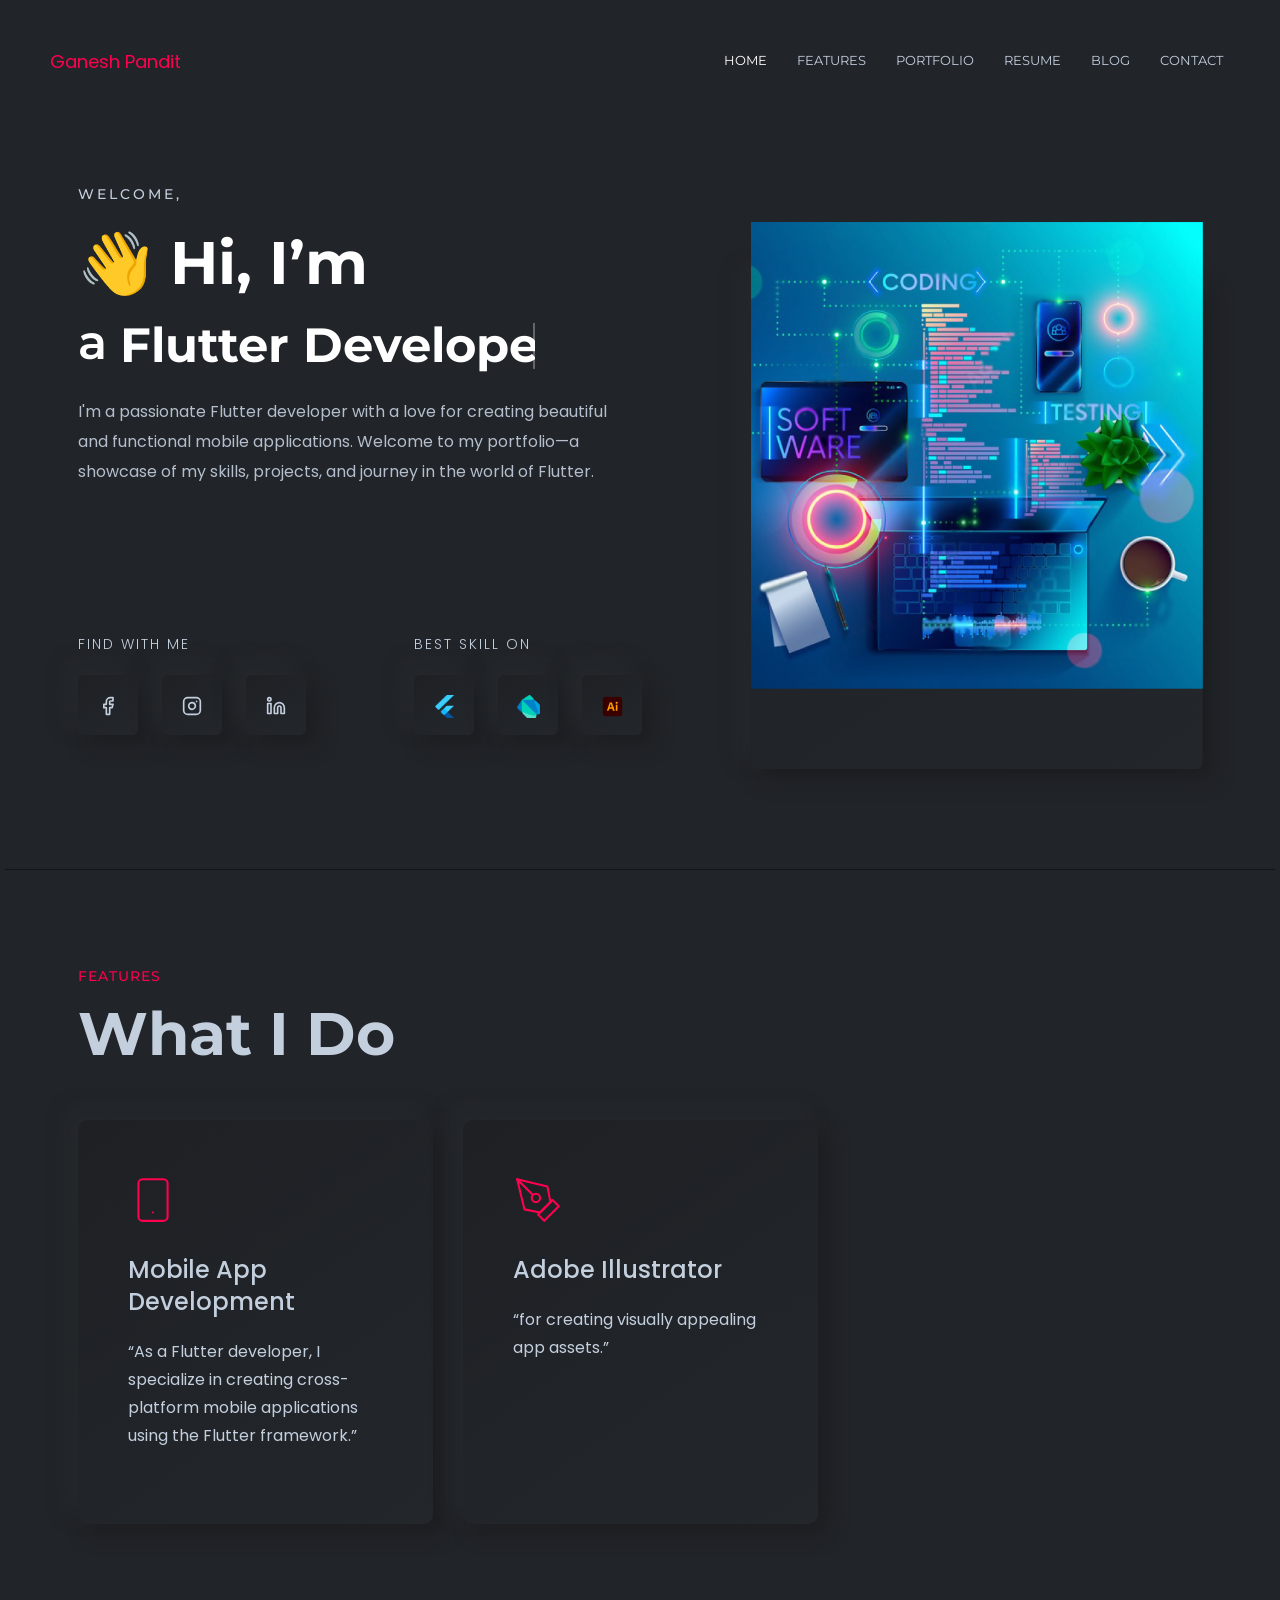
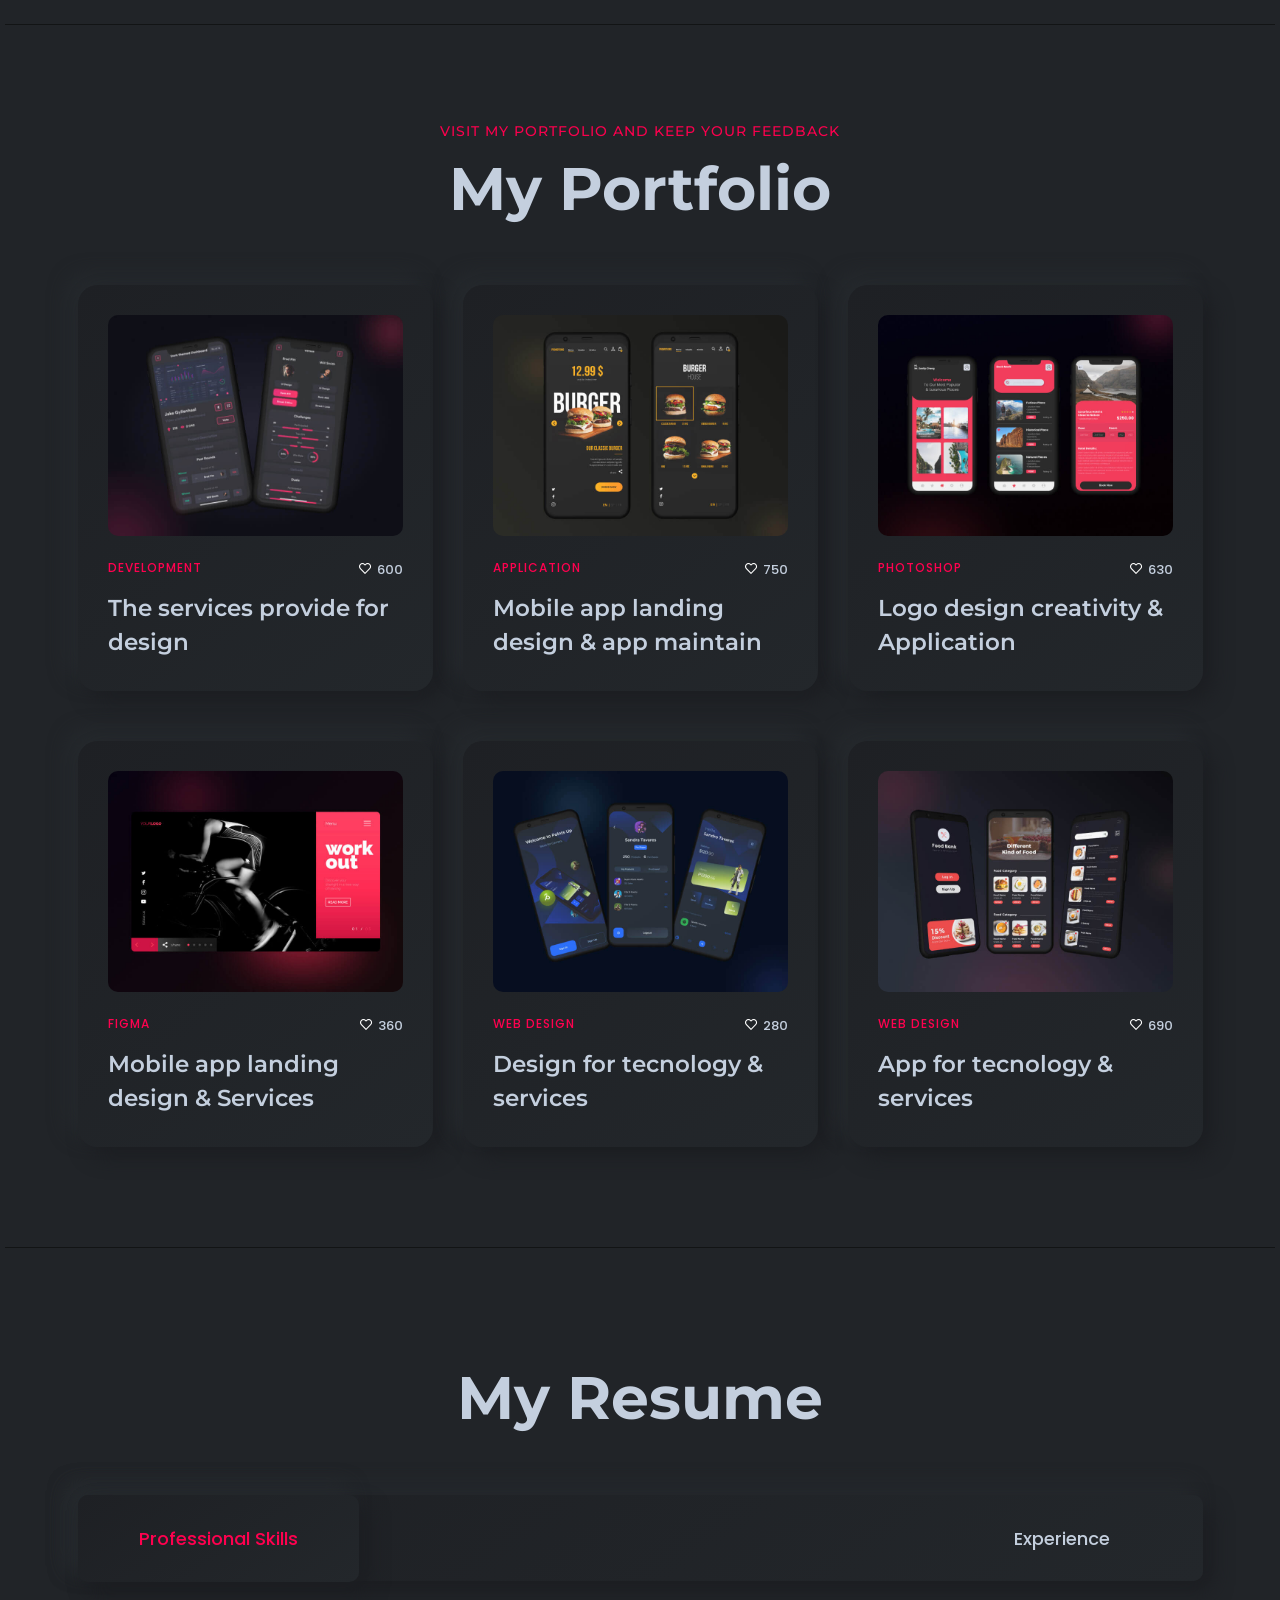
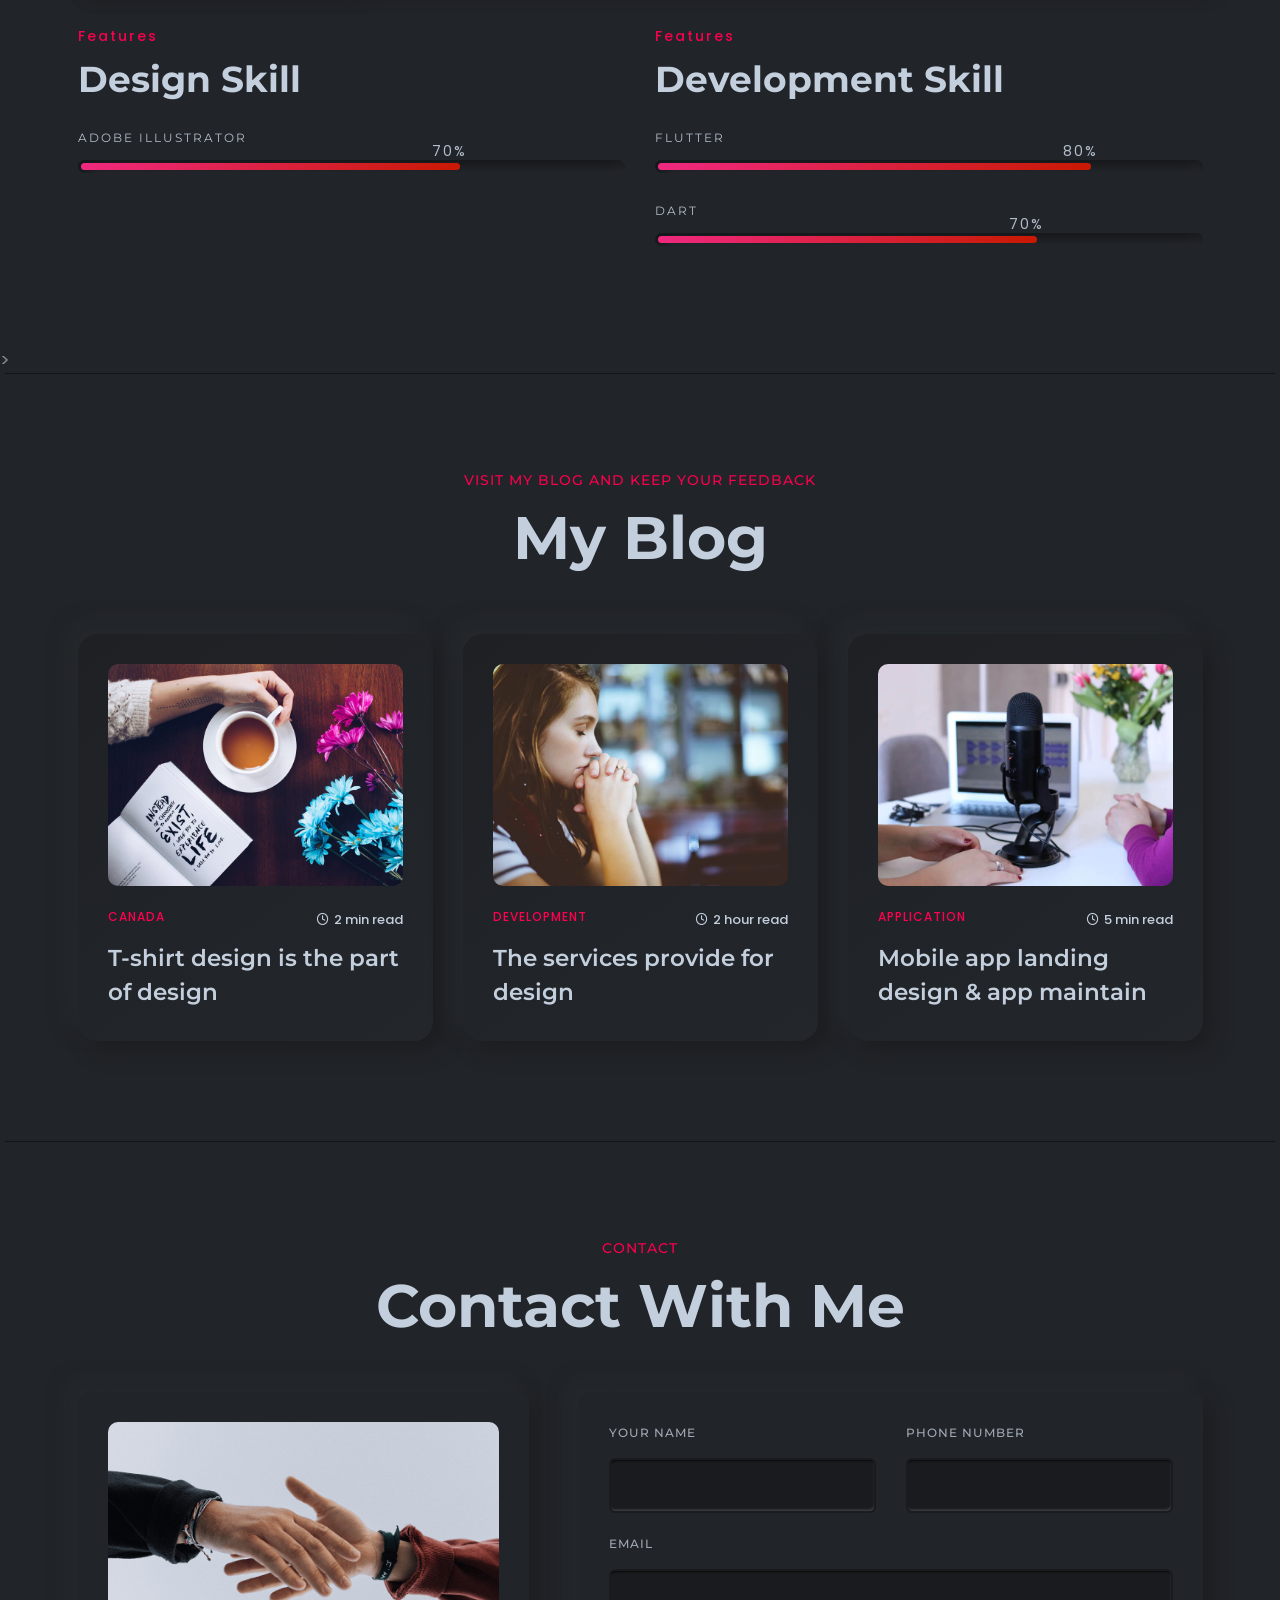
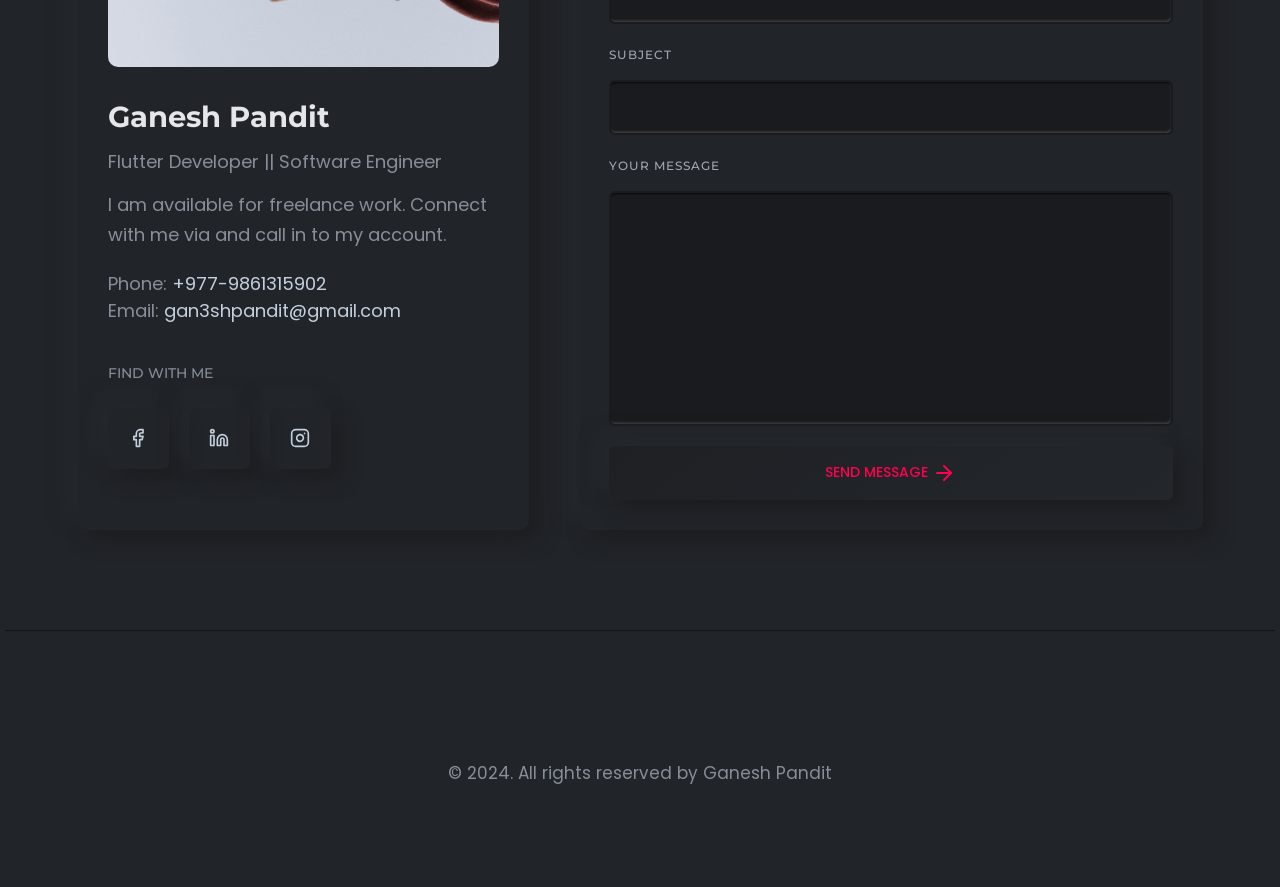
<file: index.html>
<!DOCTYPE html>
<html lang="en">
  <head>
    <meta charset="utf-8" />
    <meta http-equiv="x-ua-compatible" content="ie=edge" />
    <title>Ganesh Pandit</title>
    <meta name="robots" content="noindex, follow" />
    <meta name="description" content="" />
    <meta
      name="viewport"
      content="width=device-width, initial-scale=1, shrink-to-fit=no"
    />
    <!-- CSS 
    ============================================ -->
    <link rel="stylesheet" href="css/bootstrap.min.css" />
    <link rel="stylesheet" href="css/slick.css" />
    <link rel="stylesheet" href="css/slick-theme.css" />
    <link rel="stylesheet" href="css/aos.css" />
    <link rel="stylesheet" href="css/feature.css" />
    <!-- Style css -->
    <link rel="stylesheet" href="css/style.css" />
  </head>

  <body
    class="template-color-1 spybody"
    data-spy="scroll"
    data-target=".navbar-example2"
    data-offset="70"
  >
    <!-- Start Header -->
    <header
      class="rn-header haeder-default black-logo-version header--fixed header--sticky"
    >
      <div
        class="header-wrapper rn-popup-mobile-menu m--0 row align-items-center"
      >
        <!-- Start Header Left -->
        <div class="col-lg-2 col-6">
          <div class="header-left">
            <div class="logo">
              <a href="index.html">
                <a style="color: #ff014f; padding-left: 20px" href="index.html">
                  Ganesh Pandit</a
                >
              </a>
            </div>
          </div>
        </div>
        <!-- End Header Left -->
        <!-- Start Header Center -->
        <div class="col-lg-10 col-6">
          <div class="header-center">
            <nav
              id="sideNav"
              class="mainmenu-nav navbar-example2 d-none d-xl-block onepagenav"
            >
              <!-- Start Mainmanu Nav -->
              <ul class="primary-menu nav nav-pills">
                <li class="nav-item">
                  <a class="nav-link" href="#home">Home</a>
                </li>
                <li class="nav-item">
                  <a class="nav-link" href="#features">Features</a>
                </li>
                <li class="nav-item">
                  <a class="nav-link" href="#portfolio">Portfolio</a>
                </li>
                <li class="nav-item">
                  <a class="nav-link" href="#resume">Resume</a>
                </li>
                <li class="nav-item">
                  <a class="nav-link" href="#blog">blog</a>
                </li>
                <li class="nav-item">
                  <a class="nav-link" href="#contacts">Contact</a>
                </li>
              </ul>
              <!-- End Mainmanu Nav -->
            </nav>
            <!-- Start Header Right  -->
            <div class="header-right">
              <!-- <a class="rn-btn" target="_blank" href="#"><span>BUY NOW</span></a> -->
              <div class="hamberger-menu d-block d-xl-none">
                <i id="menuBtn" class="feather-menu humberger-menu"></i>
              </div>
              <div class="close-menu d-block">
                <span class="closeTrigger">
                  <i data-feather="x"></i>
                </span>
              </div>
            </div>
            <!-- End Header Right  -->
          </div>
        </div>
        <!-- End Header Center -->
      </div>
    </header>
    <!-- End Header Area -->

    <!-- Start Popup Mobile Menu  -->
    <div class="popup-mobile-menu">
      <div class="inner">
        <div class="menu-top">
          <div class="menu-header">
            <div class="close-button" style="padding-left: 15px">
              <button class="close-menu-activation close">
                <i data-feather="x"></i>
              </button>
            </div>
          </div>
        </div>
        <div class="content">
          <ul class="primary-menu nav nav-pills onepagenav">
            <li class="nav-item current">
              <a class="nav-link smoth-animation active" href="#home">Home</a>
            </li>
            <li class="nav-item">
              <a class="nav-link smoth-animation" href="#features">Features</a>
            </li>
            <li class="nav-item">
              <a class="nav-link smoth-animation" href="#portfolio"
                >Portfolio</a
              >
            </li>
            <li class="nav-item">
              <a class="nav-link smoth-animation" href="#resume">Resume</a>
            </li>
            <li class="nav-item">
              <a class="nav-link smoth-animation" href="#blog">blog</a>
            </li>
            <li class="nav-item">
              <a class="nav-link smoth-animation" href="#contacts">Contact</a>
            </li>
          </ul>
          <!-- social sharea area -->
          <div class="social-share-style-1 mt--40">
            <span class="title">find with me</span>
            <ul class="social-share d-flex liststyle">
              <li class="facebook">
                <a href="https://www.facebook.com/gunace09"
                  ><svg
                    xmlns="http://www.w3.org/2000/svg"
                    width="24"
                    height="24"
                    viewBox="0 0 24 24"
                    fill="none"
                    stroke="currentColor"
                    stroke-width="2"
                    stroke-linecap="round"
                    stroke-linejoin="round"
                    class="feather feather-facebook"
                  >
                    <path
                      d="M18 2h-3a5 5 0 0 0-5 5v3H7v4h3v8h4v-8h3l1-4h-4V7a1 1 0 0 1 1-1h3z"
                    ></path></svg
                ></a>
              </li>
              <li class="instagram">
                <a href="https://www.instagram.com/ganesh__pandit__"
                  ><svg
                    xmlns="http://www.w3.org/2000/svg"
                    width="24"
                    height="24"
                    viewBox="0 0 24 24"
                    fill="none"
                    stroke="currentColor"
                    stroke-width="2"
                    stroke-linecap="round"
                    stroke-linejoin="round"
                    class="feather feather-instagram"
                  >
                    <rect
                      x="2"
                      y="2"
                      width="20"
                      height="20"
                      rx="5"
                      ry="5"
                    ></rect>
                    <path
                      d="M16 11.37A4 4 0 1 1 12.63 8 4 4 0 0 1 16 11.37z"
                    ></path>
                    <line x1="17.5" y1="6.5" x2="17.51" y2="6.5"></line></svg
                ></a>
              </li>
              <li class="linkedin">
                <a href="https://www.linkedin.com/in/ganesh-pandit-aa0bb92a6/"
                  ><svg
                    xmlns="http://www.w3.org/2000/svg"
                    width="24"
                    height="24"
                    viewBox="0 0 24 24"
                    fill="none"
                    stroke="currentColor"
                    stroke-width="2"
                    stroke-linecap="round"
                    stroke-linejoin="round"
                    class="feather feather-linkedin"
                  >
                    <path
                      d="M16 8a6 6 0 0 1 6 6v7h-4v-7a2 2 0 0 0-2-2 2 2 0 0 0-2 2v7h-4v-7a6 6 0 0 1 6-6z"
                    ></path>
                    <rect x="2" y="9" width="4" height="12"></rect>
                    <circle cx="4" cy="4" r="2"></circle></svg
                ></a>
              </li>
            </ul>
          </div>
          <!-- end -->
        </div>
      </div>
    </div>
    <!-- End Popup Mobile Menu  -->

    <main class="main-page-wrapper">
      <!-- Start Slider Area -->
      <div id="home" class="rn-slider-area">
        <div class="slide slider-style-1">
          <div class="container">
            <div class="row row--30 align-items-center">
              <div
                class="order-2 order-lg-1 col-lg-7 mt_md--50 mt_sm--50 mt_lg--30"
              >
                <div class="content">
                  <div class="inner">
                    <span class="subtitle">Welcome,</span>
                    <h1 class="title">
                      👋 Hi, I’m <br />
                      <span class="header-caption" id="page-top">
                        <!-- type headline start-->
                        <span class="cd-headline clip is-full-width">
                          <span>a </span>
                          <!-- ROTATING TEXT -->
                          <span class="cd-words-wrapper">
                            <b class="is-visible">Flutter Developer.</b>
                            <b class="is-hidden">Professional Coder.</b>
                            <b class="is-hidden">Mobile App Developer.</b>
                          </span>
                        </span>
                        <!-- type headline end -->
                      </span>
                    </h1>

                    <div>
                      <p class="description">
                        I'm a passionate Flutter developer with a love for
                        creating beautiful and functional mobile applications.
                        Welcome to my portfolio—a showcase of my skills,
                        projects, and journey in the world of Flutter.
                      </p>
                    </div>
                  </div>
                  <div class="row">
                    <div class="col-lg-6 col-xl-6 col-md-6 col-sm-6 col-12">
                      <div class="social-share-inner-left">
                        <span class="title">find with me</span>
                        <ul class="social-share d-flex liststyle">
                          <li class="facebook">
                            <a href="https://www.facebook.com/gunace09"
                              ><i data-feather="facebook"></i
                            ></a>
                          </li>
                          <li class="instagram">
                            <a href="https://www.instagram.com/ganesh__pandit__"
                              ><i data-feather="instagram"></i
                            ></a>
                          </li>
                          <li class="linkedin">
                            <a
                              href="https://www.linkedin.com/in/ganesh-pandit-aa0bb92a6/"
                              ><i data-feather="linkedin"></i
                            ></a>
                          </li>
                        </ul>
                      </div>
                    </div>
                    <div
                      class="col-lg-6 col-xl-6 col-md-6 col-sm-6 col-12 mt_mobile--30"
                    >
                      <div class="skill-share-inner">
                        <span class="title">best skill on</span>
                        <ul class="skill-share d-flex liststyle">
                          <li>
                            <img
                              src="images/flutter-icon.png"
                              alt="Icons Images"
                            />
                          </li>
                          <li>
                            <img
                              src="images/Dart_logo.png"
                              alt="Icons Images"
                            />
                          </li>
                          <li>
                            <img
                              src="images/illustrator_logo.png"
                              alt="Icons Images"
                            />
                          </li>
                        </ul>
                      </div>
                    </div>
                  </div>
                </div>
              </div>

              <div class="order-1 order-lg-2 col-lg-5">
                <div class="thumbnail">
                  <div class="inner">
                    <img
                      src="images/banner_m.png"
                      alt="Personal Portfolio Images"
                    />
                  </div>
                </div>
              </div>
            </div>
          </div>
        </div>
      </div>
      <!-- End Slider Area -->

      <!-- Start Service Area -->
      <div
        class="rn-service-area rn-section-gap section-separator"
        id="features"
      >
        <div class="container">
          <div class="row">
            <div class="col-lg-12">
              <div
                class="section-title text-left"
                data-aos="fade-up"
                data-aos-duration="500"
                data-aos-delay="100"
                data-aos-once="true"
              >
                <span class="subtitle">Features</span>
                <h2 class="title">What I Do</h2>
              </div>
            </div>
          </div>
          <div class="row row--25 mt_md--10 mt_sm--10">
            <!-- Start Single Service -->
            <div
              data-aos="fade-up"
              data-aos-duration="500"
              data-aos-delay="100"
              data-aos-once="true"
              class="col-lg-6 col-xl-4 col-md-6 col-sm-12 col-12 mt--50 mt_md--30 mt_sm--30"
            >
              <div class="rn-service">
                <div class="inner">
                  <div class="icon">
                    <i data-feather="smartphone"></i>
                  </div>
                  <div class="content">
                    <h4 class="title"><a>Mobile App Development</a></h4>
                    <p class="description">
                      “As a Flutter developer, I specialize in creating
                      cross-platform mobile applications using the Flutter
                      framework.”
                    </p>
                    <a class="read-more-button"
                      ><i class="feather-arrow-right"></i
                    ></a>
                  </div>
                </div>
                <a class="over-link"></a>
              </div>
            </div>
            <!-- End SIngle Service -->
            <!-- Start Single Service -->
            <div
              data-aos="fade-up"
              data-aos-duration="500"
              data-aos-delay="300"
              data-aos-once="true"
              class="col-lg-6 col-xl-4 col-md-6 col-sm-12 col-12 mt--50 mt_md--30 mt_sm--30"
            >
              <div class="rn-service">
                <div class="inner">
                  <div class="icon">
                    <i data-feather="pen-tool"></i>
                  </div>
                  <div class="content">
                    <h4 class="title"><a>Adobe Illustrator</a></h4>
                    <p class="description">
                      “for creating visually appealing app assets.”
                    </p>
                    <a class="read-more-button"
                      ><i class="feather-arrow-right"></i
                    ></a>
                  </div>
                </div>
                <a class="over-link"></a>
              </div>
            </div>
            <!-- End SIngle Service -->
            <!-- Start Single Service -->
            <!--   <div data-aos="fade-up" data-aos-duration="500" data-aos-delay="500" data-aos-once="true" class="col-lg-6 col-xl-4 col-md-6 col-sm-12 col-12 mt--50 mt_md--30 mt_sm--30">
                        <div class="rn-service">
                            <div class="inner">
                                <div class="icon">
                                    <i data-feather="code"></i>
                                </div>
                                <div class="content">
                                    <h4 class="title"><a>Website Development</a></h4>
                                    <p class="description">Frontend (HTML, CSS, JavaScript), Backend (PHP), Framework (Laravel basic) </p>
                                    <a class="read-more-button"><i class="feather-arrow-right"></i></a>
                                </div>
                            </div>
                            <a class="over-link"></a>
                        </div>
                    </div> -->
            <!-- End SIngle Service -->
          </div>
        </div>
      </div>
      <!-- End Service Area  -->

      <!-- Start Portfolio Area -->
      <div
        class="rn-portfolio-area rn-section-gap section-separator"
        id="portfolio"
      >
        <div class="container">
          <div class="row">
            <div class="col-lg-12">
              <div class="section-title text-center">
                <span class="subtitle"
                  >Visit my portfolio and keep your feedback</span
                >
                <h2 class="title">My Portfolio</h2>
              </div>
            </div>
          </div>

          <div class="row row--25 mt--10 mt_md--10 mt_sm--10">
            <!-- Start Single Portfolio -->
            <div
              data-aos="fade-up"
              data-aos-delay="100"
              data-aos-once="true"
              class="col-lg-6 col-xl-4 col-md-6 col-12 mt--50 mt_md--30 mt_sm--30"
            >
              <div
                class="rn-portfolio"
                data-bs-toggle="modal"
                data-bs-target="#exampleModalCenter"
              >
                <div class="inner">
                  <div class="thumbnail">
                    <a href="javascript:void(0)">
                      <img
                        src="images/portfolio-01.jpg"
                        alt="Personal Portfolio Images"
                      />
                    </a>
                  </div>
                  <div class="content">
                    <div class="category-info">
                      <div class="category-list">
                        <a href="javascript:void(0)">Development</a>
                      </div>
                      <div class="meta">
                        <span
                          ><a href="javascript:void(0)"
                            ><i class="feather-heart"></i
                          ></a>
                          600</span
                        >
                      </div>
                    </div>
                    <h4 class="title">
                      <a href="javascript:void(0)"
                        >The services provide for design
                        <i class="feather-arrow-up-right"></i
                      ></a>
                    </h4>
                  </div>
                </div>
              </div>
            </div>
            <!-- End Single Portfolio -->

            <!-- Start Single Portfolio -->
            <div
              data-aos="fade-up"
              data-aos-delay="300"
              data-aos-once="true"
              class="col-lg-6 col-xl-4 col-md-6 col-12 mt--50 mt_md--30 mt_sm--30"
            >
              <div
                class="rn-portfolio"
                data-bs-toggle="modal"
                data-bs-target="#exampleModalCenter"
              >
                <div class="inner">
                  <div class="thumbnail">
                    <a href="javascript:void(0)">
                      <img
                        src="images/portfolio-02.jpg"
                        alt="Personal Portfolio Images"
                      />
                    </a>
                  </div>
                  <div class="content">
                    <div class="category-info">
                      <div class="category-list">
                        <a href="javascript:void(0)">Application</a>
                      </div>
                      <div class="meta">
                        <span
                          ><a href="javascript:void(0)"
                            ><i class="feather-heart"></i
                          ></a>
                          750</span
                        >
                      </div>
                    </div>
                    <h4 class="title">
                      <a href="javascript:void(0)"
                        >Mobile app landing design &amp; app maintain<i
                          class="feather-arrow-up-right"
                        ></i
                      ></a>
                    </h4>
                  </div>
                </div>
              </div>
            </div>
            <!-- End Single Portfolio -->

            <!-- Start Single Portfolio -->
            <div
              data-aos="fade-up"
              data-aos-delay="500"
              data-aos-once="true"
              class="col-lg-6 col-xl-4 col-md-6 col-12 mt--50 mt_md--30 mt_sm--30"
            >
              <div
                class="rn-portfolio"
                data-bs-toggle="modal"
                data-bs-target="#exampleModalCenter"
              >
                <div class="inner">
                  <div class="thumbnail">
                    <a href="javascript:void(0)">
                      <img
                        src="images/portfolio-03.jpg"
                        alt="Personal Portfolio Images"
                      />
                    </a>
                  </div>
                  <div class="content">
                    <div class="category-info">
                      <div class="category-list">
                        <a href="javascript:void(0)">Photoshop</a>
                      </div>
                      <div class="meta">
                        <span
                          ><a href="javascript:void(0)"
                            ><i class="feather-heart"></i
                          ></a>
                          630</span
                        >
                      </div>
                    </div>
                    <h4 class="title">
                      <a href="javascript:void(0)"
                        >Logo design creativity &amp; Application
                        <i class="feather-arrow-up-right"></i
                      ></a>
                    </h4>
                  </div>
                </div>
              </div>
            </div>
            <!-- End Single Portfolio -->

            <!-- Start Single Portfolio -->
            <div
              data-aos="fade-up"
              data-aos-delay="100"
              data-aos-once="true"
              class="col-lg-6 col-xl-4 col-md-6 col-12 mt--50 mt_md--30 mt_sm--30"
            >
              <div
                class="rn-portfolio"
                data-bs-toggle="modal"
                data-bs-target="#exampleModalCenter"
              >
                <div class="inner">
                  <div class="thumbnail">
                    <a href="javascript:void(0)">
                      <img
                        src="images/portfolio-04.jpg"
                        alt="Personal Portfolio Images"
                      />
                    </a>
                  </div>
                  <div class="content">
                    <div class="category-info">
                      <div class="category-list">
                        <a href="javascript:void(0)">Figma</a>
                      </div>
                      <div class="meta">
                        <span
                          ><a href="javascript:void(0)"
                            ><i class="feather-heart"></i
                          ></a>
                          360</span
                        >
                      </div>
                    </div>
                    <h4 class="title">
                      <a href="javascript:void(0)"
                        >Mobile app landing design &amp; Services<i
                          class="feather-arrow-up-right"
                        ></i
                      ></a>
                    </h4>
                  </div>
                </div>
              </div>
            </div>
            <!-- End Single Portfolio -->

            <!-- Start Single Portfolio -->
            <div
              data-aos="fade-up"
              data-aos-delay="300"
              data-aos-once="true"
              class="col-lg-6 col-xl-4 col-md-6 col-12 mt--50 mt_md--30 mt_sm--30"
            >
              <div
                class="rn-portfolio"
                data-bs-toggle="modal"
                data-bs-target="#exampleModalCenter"
              >
                <div class="inner">
                  <div class="thumbnail">
                    <a href="javascript:void(0)">
                      <img
                        src="images/portfolio-05.jpg"
                        alt="Personal Portfolio Images"
                      />
                    </a>
                  </div>
                  <div class="content">
                    <div class="category-info">
                      <div class="category-list">
                        <a href="javascript:void(0)">Web Design</a>
                      </div>
                      <div class="meta">
                        <span
                          ><a href="javascript:void(0)"
                            ><i class="feather-heart"></i
                          ></a>
                          280</span
                        >
                      </div>
                    </div>
                    <h4 class="title">
                      <a href="javascript:void(0)"
                        >Design for tecnology &amp; services<i
                          class="feather-arrow-up-right"
                        ></i
                      ></a>
                    </h4>
                  </div>
                </div>
              </div>
            </div>
            <!-- End Single Portfolio -->

            <!-- Start Single Portfolio -->
            <div
              data-aos="fade-up"
              data-aos-delay="500"
              data-aos-once="true"
              class="col-lg-6 col-xl-4 col-md-6 col-12 mt--50 mt_md--30 mt_sm--30"
            >
              <div
                class="rn-portfolio"
                data-bs-toggle="modal"
                data-bs-target="#exampleModalCenter"
              >
                <div class="inner">
                  <div class="thumbnail">
                    <a href="javascript:void(0)">
                      <img
                        src="images/portfolio-06.jpg"
                        alt="Personal Portfolio Images"
                      />
                    </a>
                  </div>
                  <div class="content">
                    <div class="category-info">
                      <div class="category-list">
                        <a href="javascript:void(0)">Web Design</a>
                      </div>
                      <div class="meta">
                        <span
                          ><a href="javascript:void(0)"
                            ><i class="feather-heart"></i
                          ></a>
                          690</span
                        >
                      </div>
                    </div>
                    <h4 class="title">
                      <a href="javascript:void(0)"
                        >App for tecnology &amp; services<i
                          class="feather-arrow-up-right"
                        ></i
                      ></a>
                    </h4>
                  </div>
                </div>
              </div>
            </div>
            <!-- End Single Portfolio -->
          </div>
        </div>
      </div>
      <!-- End portfolio Area -->
      <!-- Start Resume Area -->
      <div class="rn-resume-area rn-section-gap section-separator" id="resume">
        <div class="container">
          <div class="row">
            <div class="col-lg-12">
              <div class="section-title text-center">
                <!-- <span class="subtitle">7+ Years of Experience</span> -->
                <h2 class="title">My Resume</h2>
              </div>
            </div>
          </div>
          <div class="row mt--45">
            <div class="col-lg-12">
              <ul class="rn-nav-list nav nav-tabs" id="myTabs" role="tablist">
                <!-- <li class="nav-item">
                                <a class="nav-link" id="education-tab" data-bs-toggle="tab" href="#education" role="tab" aria-controls="education" aria-selected="false">education</a>
                            </li> -->

                <li class="nav-item">
                  <a
                    class="nav-link active show"
                    id="professional-tab"
                    data-bs-toggle="tab"
                    href="#professional"
                    role="tab"
                    aria-controls="professional"
                    aria-selected="true"
                    >professional Skills</a
                  >
                </li>
                <li class="nav-item">
                  <a
                    class="nav-link"
                    id="experience-tab"
                    data-bs-toggle="tab"
                    role="tab"
                    aria-controls="experience"
                    aria-selected="false"
                    >experience</a
                  >
                </li>
                <!-- <li class="nav-item">
                                <a class="nav-link" id="interview-tab" data-bs-toggle="tab" href="#interview" role="tab" aria-controls="interview" aria-selected="false">interview</a>
                            </li> -->
              </ul>

              <!-- Start Tab Content Wrapper  -->
              <div class="rn-nav-content tab-content" id="myTabContents">
                <!-- Start Single Tab  -->
                <div
                  class="tab-pane show active fade single-tab-area"
                  id="professional"
                  role="tabpanel"
                  aria-labelledby="professional-tab"
                >
                  <div class="personal-experience-inner mt--40">
                    <div class="row row--40">
                      <!-- Start Single Progressbar  -->
                      <div class="col-lg-6 col-md-6 col-12">
                        <div class="progress-wrapper">
                          <div class="content">
                            <span class="subtitle">Features</span>
                            <h4 class="maintitle">Design Skill</h4>
                            <!-- Start Single Progress Charts -->
                            <!--   <div class="progress-charts">
                              <h6 class="heading heading-h6">PHOTOSHOP</h6>
                              <div class="progress">
                                <div
                                  class="progress-bar wow fadeInLeft"
                                  data-wow-duration="0.5s"
                                  data-wow-delay=".3s"
                                  role="progressbar"
                                  style="width: 60%"
                                  aria-valuenow="85"
                                  aria-valuemin="0"
                                  aria-valuemax="100"
                                >
                                  <span class="percent-label">60%</span>
                                </div>
                              </div>
                            </div> -->
                            <!-- End Single Progress Charts -->

                            <!-- Start Single Progress Charts -->
                            <div class="progress-charts">
                              <h6 class="heading heading-h6">
                                ADOBE ILLUSTRATOR
                              </h6>
                              <div class="progress">
                                <div
                                  class="progress-bar wow fadeInLeft"
                                  data-wow-duration="0.8s"
                                  data-wow-delay=".6s"
                                  role="progressbar"
                                  style="width: 70%"
                                  aria-valuenow="85"
                                  aria-valuemin="0"
                                  aria-valuemax="100"
                                >
                                  <span class="percent-label">70%</span>
                                </div>
                              </div>
                            </div>
                            <!-- End Single Progress Charts -->

                            <!-- Start Single Progress Charts -->
                            <!-- <div class="progress-charts">
                              <h6 class="heading heading-h6">DESIGN</h6>
                              <div class="progress">
                                <div
                                  class="progress-bar wow fadeInLeft"
                                  data-wow-duration="0.9s"
                                  data-wow-delay=".7s"
                                  role="progressbar"
                                  style="width: 90%"
                                  aria-valuenow="85"
                                  aria-valuemin="0"
                                  aria-valuemax="100"
                                >
                                  <span class="percent-label">90%</span>
                                </div>
                              </div>
                            </div> -->
                            <!-- End Single Progress Charts -->
                          </div>
                        </div>
                      </div>
                      <!-- End Single Progressbar  -->

                      <!-- Start Single Progressbar  -->
                      <div class="col-lg-6 col-md-6 col-12 mt_sm--60">
                        <div class="progress-wrapper">
                          <div class="content">
                            <span class="subtitle">Features</span>
                            <h4 class="maintitle">Development Skill</h4>
                            <!-- Start Single Progress Charts -->
                            <div class="progress-charts">
                              <h6 class="heading heading-h6">FLUTTER</h6>
                              <div class="progress">
                                <div
                                  class="progress-bar wow fadeInLeft"
                                  data-wow-duration="0.5s"
                                  data-wow-delay=".3s"
                                  role="progressbar"
                                  style="width: 80%"
                                  aria-valuenow="80"
                                  aria-valuemin="0"
                                  aria-valuemax="100"
                                >
                                  <span class="percent-label">80%</span>
                                </div>
                              </div>
                            </div>
                            <!-- End Single Progress Charts -->

                            <!-- Start Single Progress Charts -->
                            <div class="progress-charts">
                              <h6 class="heading heading-h6">DART</h6>
                              <div class="progress">
                                <div
                                  class="progress-bar wow fadeInLeft"
                                  data-wow-duration="0.6s"
                                  data-wow-delay=".4s"
                                  role="progressbar"
                                  style="width: 70%"
                                  aria-valuenow="85"
                                  aria-valuemin="0"
                                  aria-valuemax="100"
                                >
                                  <span class="percent-label">70%</span>
                                </div>
                              </div>
                            </div>
                            <!-- End Single Progress Charts -->

                            <!-- Start Single Progress Charts -->
                            <!-- <div class="progress-charts">
                              <h6 class="heading heading-h6">PHP</h6>
                              <div class="progress">
                                <div
                                  class="progress-bar wow fadeInLeft"
                                  data-wow-duration="0.7s"
                                  data-wow-delay=".5s"
                                  role="progressbar"
                                  style="width: 60%"
                                  aria-valuenow="85"
                                  aria-valuemin="0"
                                  aria-valuemax="100"
                                >
                                  <span class="percent-label">70%</span>
                                </div>
                              </div>
                            </div> -->
                            <!-- End Single Progress Charts -->

                            <!-- Start Single Progress Charts -->
                            <!--  <div class="progress-charts">
                              <h6 class="heading heading-h6">HTML</h6>
                              <div class="progress">
                                <div
                                  class="progress-bar wow fadeInLeft"
                                  data-wow-duration="0.8s"
                                  data-wow-delay=".6s"
                                  role="progressbar"
                                  style="width: 70%"
                                  aria-valuenow="85"
                                  aria-valuemin="0"
                                  aria-valuemax="100"
                                >
                                  <span class="percent-label">70%</span>
                                </div>
                              </div>
                            </div> -->
                            <!-- End Single Progress Charts -->

                            <!-- Start Single Progress Charts -->
                            <!--  <div class="progress-charts">
                              <h6 class="heading heading-h6">CSS</h6>
                              <div class="progress">
                                <div
                                  class="progress-bar wow fadeInLeft"
                                  data-wow-duration="0.9s"
                                  data-wow-delay=".7s"
                                  role="progressbar"
                                  style="width: 60%"
                                  aria-valuenow="85"
                                  aria-valuemin="0"
                                  aria-valuemax="100"
                                >
                                  <span class="percent-label">70%</span>
                                </div>
                              </div>
                            </div> -->
                            <!-- End Single Progress Charts -->
                          </div>
                        </div>
                      </div>
                      <!-- End Single Progressbar  -->
                    </div>
                  </div>
                </div>
                <!-- End Single Tab  -->
              </div>
            </div>
          </div>
        </div>
      </div>
      <!-- End Resume Area -->

      >

      <!-- Start News Area -->
      <div class="rn-blog-area rn-section-gap section-separator" id="blog">
        <div class="container">
          <div class="row">
            <div class="col-lg-12">
              <div
                data-aos="fade-up"
                data-aos-duration="500"
                data-aos-delay="100"
                data-aos-once="true"
                class="section-title text-center"
              >
                <span class="subtitle"
                  >Visit my blog and keep your feedback</span
                >
                <h2 class="title">My Blog</h2>
              </div>
            </div>
          </div>
          <div class="row row--25 mt--30 mt_md--10 mt_sm--10">
            <!-- Start Single blog -->
            <div
              data-aos="fade-up"
              data-aos-duration="500"
              data-aos-delay="100"
              data-aos-once="true"
              class="col-lg-6 col-xl-4 mt--30 col-md-6 col-sm-12 col-12 mt--30"
            >
              <div
                class="rn-blog"
                data-bs-toggle="modal"
                data-bs-target="#exampleModalCenters"
              >
                <div class="inner">
                  <div class="thumbnail">
                    <a href="javascript:void(0)">
                      <img
                        src="images/blog-01.jpg"
                        alt="Personal Portfolio Images"
                      />
                    </a>
                  </div>
                  <div class="content">
                    <div class="category-info">
                      <div class="category-list">
                        <a href="javascript:void(0)">Canada</a>
                      </div>
                      <div class="meta">
                        <span><i class="feather-clock"></i> 2 min read</span>
                      </div>
                    </div>
                    <h4 class="title">
                      <a href="javascript:void(0)"
                        >T-shirt design is the part of design
                        <i class="feather-arrow-up-right"></i
                      ></a>
                    </h4>
                  </div>
                </div>
              </div>
            </div>
            <!-- End Single blog -->

            <!-- Start Single blog -->
            <div
              data-aos="fade-up"
              data-aos-duration="500"
              data-aos-delay="150"
              data-aos-once="true"
              class="col-lg-6 col-xl-4 mt--30 col-md-6 col-sm-12 col-12 mt--30"
            >
              <div
                class="rn-blog"
                data-bs-toggle="modal"
                data-bs-target="#exampleModalCenters"
              >
                <div class="inner">
                  <div class="thumbnail">
                    <a href="javascript:void(0)">
                      <img
                        src="images/blog-02.jpg"
                        alt="Personal Portfolio Images"
                      />
                    </a>
                  </div>
                  <div class="content">
                    <div class="category-info">
                      <div class="category-list">
                        <a href="javascript:void(0)">Development</a>
                      </div>
                      <div class="meta">
                        <span><i class="feather-clock"></i> 2 hour read</span>
                      </div>
                    </div>
                    <h4 class="title">
                      <a href="javascript:void(0)"
                        >The services provide for design
                        <i class="feather-arrow-up-right"></i
                      ></a>
                    </h4>
                  </div>
                </div>
              </div>
            </div>
            <!-- End Single blog -->

            <!-- Start Single blog -->
            <div
              data-aos="fade-up"
              data-aos-duration="500"
              data-aos-delay="200"
              data-aos-once="true"
              class="col-lg-6 col-xl-4 mt--30 col-md-6 col-sm-12 col-12 mt--30"
            >
              <div
                class="rn-blog"
                data-bs-toggle="modal"
                data-bs-target="#exampleModalCenters"
              >
                <div class="inner">
                  <div class="thumbnail">
                    <a href="javascript:void(0)">
                      <img
                        src="images/blog-03.jpg"
                        alt="Personal Portfolio Images"
                      />
                    </a>
                  </div>
                  <div class="content">
                    <div class="category-info">
                      <div class="category-list">
                        <a href="javascript:void(0)">Application</a>
                      </div>
                      <div class="meta">
                        <span><i class="feather-clock"></i> 5 min read</span>
                      </div>
                    </div>
                    <h4 class="title">
                      <a href="javascript:void(0)"
                        >Mobile app landing design &amp; app maintain<i
                          class="feather-arrow-up-right"
                        ></i
                      ></a>
                    </h4>
                  </div>
                </div>
              </div>
            </div>
            <!-- End Single blog -->
          </div>
        </div>
      </div>
      <!-- ENd Mews Area -->

      <!-- Start Contact section -->
      <div
        class="rn-contact-area rn-section-gap section-separator"
        id="contacts"
      >
        <div class="container">
          <div class="row">
            <div class="col-lg-12">
              <div class="section-title text-center">
                <span class="subtitle">Contact</span>
                <h2 class="title">Contact With Me</h2>
              </div>
            </div>
          </div>

          <div class="row mt--50 mt_md--40 mt_sm--40 mt-contact-sm">
            <div class="col-lg-5">
              <div class="contact-about-area">
                <div class="thumbnail">
                  <img src="images/contact1.png" alt="contact-img" />
                </div>
                <div class="title-area">
                  <h4 class="title">Ganesh Pandit</h4>
                  <span>Flutter Developer || Software Engineer</span>
                </div>
                <div class="description">
                  <p>
                    I am available for freelance work. Connect with me via and
                    call in to my account.
                  </p>
                  <span class="phone"
                    >Phone:
                    <a href="tel:+9779861315902">+977-9861315902</a></span
                  >
                  <span class="mail"
                    >Email:
                    <a href="mailto:gan3shpandit@gmail.com"
                      >gan3shpandit@gmail.com</a
                    ></span
                  >
                </div>
                <div class="social-area">
                  <div class="name">FIND WITH ME</div>
                  <div class="social-icone">
                    <a href="https://www.facebook.com/gunace09"
                      ><i data-feather="facebook"></i
                    ></a>
                    <a
                      href="https://www.linkedin.com/in/ganesh-pandit-aa0bb92a6/"
                      ><i data-feather="linkedin"></i
                    ></a>
                    <a href="https://www.instagram.com/ganesh__pandit__"
                      ><i data-feather="instagram"></i
                    ></a>
                  </div>
                </div>
              </div>
            </div>

            <div data-aos-delay="600" class="col-lg-7 contact-input">
              <div class="contact-form-wrapper">
                <div class="introduce">
                  <form
                    class="rnt-contact-form rwt-dynamic-form row"
                    id="contact-form"
                    method="POST"
                    action="mail.php"
                    onsubmit="return validateForm();"
                  >
                    <div class="col-lg-6">
                      <div class="form-group">
                        <label for="contact-name">Your Name</label>
                        <input
                          class="form-control form-control-lg"
                          name="contact-name"
                          id="contact-name"
                          type="text"
                          required
                        />
                      </div>
                    </div>

                    <div class="col-lg-6">
                      <div class="form-group">
                        <label for="contact-phone">Phone Number</label>
                        <input
                          class="form-control"
                          name="contact-phone"
                          id="contact-phone"
                          type="text"
                          required
                        />
                      </div>
                    </div>

                    <div class="col-lg-12">
                      <div class="form-group">
                        <label for="contact-email">Email</label>
                        <input
                          class="form-control form-control-sm"
                          id="contact-email"
                          name="contact-email"
                          type="email"
                          required
                        />
                      </div>
                    </div>

                    <div class="col-lg-12">
                      <div class="form-group">
                        <label for="subject">Subject</label>
                        <input
                          class="form-control form-control-sm"
                          id="subject"
                          name="subject"
                          type="text"
                          required
                        />
                      </div>
                    </div>

                    <div class="col-lg-12">
                      <div class="form-group">
                        <label for="contact-message">Your Message</label>
                        <textarea
                          name="contact-message"
                          id="contact-message"
                          cols="30"
                          rows="10"
                          required
                        ></textarea>
                      </div>
                    </div>

                    <div class="col-lg-12">
                      <button
                        name="submit"
                        type="submit"
                        id="submit"
                        class="rn-btn"
                      >
                        <span>SEND MESSAGE</span>
                        <i data-feather="arrow-right"></i>
                      </button>
                    </div>
                  </form>
                </div>
              </div>
            </div>

            <script>
              function validateForm() {
                var form = document.getElementById("contact-form");
                if (form.checkValidity()) {
                  // Form is valid, submit it
                  return true;
                } else {
                  // Form is invalid, display error messages
                  form.reportValidity();
                  return false;
                }
              }
            </script>
          </div>
        </div>
      </div>
      <!-- End Contuct section -->

      <!-- Modal Portfolio Body area Start -->
      <div
        class="modal fade"
        id="exampleModalCenter"
        tabindex="-1"
        role="dialog"
        aria-hidden="true"
      >
        <div class="modal-dialog modal-dialog-centered" role="document">
          <div class="modal-content">
            <div class="modal-header">
              <button
                type="button"
                class="close"
                data-bs-dismiss="modal"
                aria-label="Close"
              >
                <span aria-hidden="true"><i data-feather="x"></i></span>
              </button>
            </div>
            <div class="modal-body">
              <div class="row align-items-center">
                <div class="col-lg-6">
                  <div class="portfolio-popup-thumbnail">
                    <div class="image">
                      <img
                        class="w-100"
                        src="images/portfolio-04.jpg"
                        alt="slide"
                      />
                    </div>
                  </div>
                </div>

                <div class="col-lg-6">
                  <div class="text-content">
                    <h3>
                      <span>Featured - Design</span> App Design Development.
                    </h3>
                    <p class="mb--30">
                      Lorem ipsum dolor sit amet consectetur adipisicing elit.
                      Cupiditate distinctio assumenda explicabo veniam
                      temporibus eligendi.
                    </p>
                    <p>
                      Consectetur adipisicing elit. Cupiditate distinctio
                      assumenda. dolorum alias suscipit rerum maiores aliquam
                      earum odit, nihil culpa quas iusto hic minus!
                    </p>
                    <div class="button-group mt--20">
                      <a href="#" class="rn-btn thumbs-icon">
                        <span>LIKE THIS</span>
                        <i data-feather="thumbs-up"></i>
                      </a>
                      <a href="#" class="rn-btn">
                        <span>VIEW PROJECT</span>
                        <i data-feather="chevron-right"></i>
                      </a>
                    </div>
                  </div>
                  <!-- End of .text-content -->
                </div>
              </div>
              <!-- End of .row Body-->
            </div>
          </div>
        </div>
      </div>
      <!-- End Modal Portfolio area -->

      <!-- Modal Blog Body area Start -->
      <div
        class="modal fade"
        id="exampleModalCenters"
        tabindex="-1"
        role="dialog"
        aria-hidden="true"
      >
        <div
          class="modal-dialog modal-dialog-centered modal-news"
          role="document"
        >
          <div class="modal-content">
            <div class="modal-header">
              <button
                type="button"
                class="close"
                data-bs-dismiss="modal"
                aria-label="Close"
              >
                <span aria-hidden="true"><i data-feather="x"></i></span>
              </button>
            </div>

            <!-- End of .modal-header -->

            <div class="modal-body">
              <img
                src="images/blog-big-01.jpg"
                alt="news modal"
                class="img-fluid modal-feat-img"
              />
              <div class="news-details">
                <span class="date">2 May, 2021</span>
                <h2 class="title">Digital Marketo to Their New Office.</h2>
                <p>
                  Nobis eleifend option congue nihil imperdiet doming id quod
                  mazim placerat facer possim assum. Typi non habent claritatem
                  insitam; est usus legentis in iis qui facit eorum claritatem.
                  Investigationes demonstraverunt lectores legere me lius quod
                  ii legunt saepius. Claritas est etiam processus dynamicus, qui
                  sequitur mutationem consuetudium lectorum.
                </p>
                <h4>Nobis eleifend option conguenes.</h4>
                <p>
                  Mauris tempor, orci id pellentesque convallis, massa mi congue
                  eros, sed posuere massa nunc quis dui. Integer ornare varius
                  mi, in vehicula orci scelerisque sed. Fusce a massa nisi.
                  Curabitur sit amet suscipit nisl. Sed eget nisl laoreet,
                  suscipit enim nec, viverra eros. Nunc imperdiet risus leo, in
                  rutrum erat dignissim id.
                </p>
                <p>
                  Ut rhoncus vestibulum facilisis. Duis et lorem vitae ligula
                  cursus venenatis. Class aptent taciti sociosqu ad litora
                  torquent per conubia nostra, per inceptos himenaeos. Nunc
                  vitae nisi tortor. Morbi leo nulla, posuere vel lectus a,
                  egestas posuere lacus. Fusce eleifend hendrerit bibendum.
                  Morbi nec efficitur ex.
                </p>
                <h4>Mauris tempor, orci id pellentesque.</h4>
                <p>
                  Nulla non ligula vel nisi blandit egestas vel eget leo.
                  Praesent fringilla dapibus dignissim. Pellentesque quis quam
                  enim. Vestibulum ultrices, leo id suscipit efficitur, odio
                  lorem rhoncus dolor, a facilisis neque mi ut ex. Quisque
                  tempor urna a nisi pretium, a pretium massa tristique. Nullam
                  in aliquam diam. Maecenas at nibh gravida, ornare eros non,
                  commodo ligula. Sed efficitur sollicitudin auctor. Quisque nec
                  imperdiet purus, in ornare odio. Quisque odio felis,
                  vestibulum et.
                </p>
              </div>

              <!-- Comment Section Area Start -->
              <div class="comment-inner">
                <h3 class="title mb--40 mt--50">Leave a Reply</h3>
                <form action="#">
                  <div class="row">
                    <div class="col-lg-6 col-md-12 col-12">
                      <div class="rnform-group">
                        <input type="text" placeholder="Name" />
                      </div>
                      <div class="rnform-group">
                        <input type="email" placeholder="Email" />
                      </div>
                      <div class="rnform-group">
                        <input type="text" placeholder="Website" />
                      </div>
                    </div>
                    <div class="col-lg-6 col-md-12 col-12">
                      <div class="rnform-group">
                        <textarea placeholder="Comment"></textarea>
                      </div>
                    </div>
                    <div class="col-lg-12">
                      <a class="rn-btn" href="#"><span>SUBMIT NOW</span></a>
                    </div>
                  </div>
                </form>
              </div>
              <!-- Comment Section End -->
            </div>
            <!-- End of .modal-body -->
          </div>
        </div>
      </div>
      <!-- End Modal Blog area -->
      <!-- Back to  top Start -->
      <div class="backto-top">
        <div>
          <i data-feather="arrow-up"></i>
        </div>
      </div>
      <!-- Back to top end -->

      <!-- Start Modal Area  -->
      <div class="demo-modal-area">
        <div class="wrapper">
          <div class="close-icon">
            <button class="demo-close-btn">
              <span class="feather-x"></span>
            </button>
          </div>
          <div class="rn-modal-inner">
            <div class="demo-top text-center">
              <h4 class="title">InBio</h4>
              <p class="subtitle">
                Its a personal portfolio template. You can built any personal
                website easily.
              </p>
            </div>
            <ul class="popuptab-area nav nav-tabs" id="popuptab" role="tablist">
              <li class="nav-item">
                <a
                  class="nav-link active demo-dark"
                  id="demodark-tab"
                  data-bs-toggle="tab"
                  href="#demodark"
                  role="tab"
                  aria-controls="demodark"
                  aria-selected="true"
                  >Dark Demo</a
                >
              </li>
              <li class="nav-item">
                <a
                  class="nav-link demo-light"
                  id="demolight-tab"
                  data-bs-toggle="tab"
                  href="#demolight"
                  role="tab"
                  aria-controls="demolight"
                  aria-selected="false"
                  >Light Demo</a
                >
              </li>
            </ul>
            <div class="tab-content" id="popuptabContent">
              <div
                class="tab-pane show active"
                id="demodark"
                role="tabpanel"
                aria-labelledby="demodark-tab"
              >
                <div class="content">
                  <div class="row">
                    <!-- Start Single Content  -->
                    <div class="col-lg-4 col-md-6 col-12">
                      <div class="single-demo">
                        <div class="inner">
                          <div class="thumbnail">
                            <a href="index.html">
                              <img
                                class="w-100"
                                src="images/main-demo.png"
                                alt="Personal Portfolio"
                              />
                              <span class="overlay-content">
                                <span class="overlay-text"
                                  >View Demo
                                  <i class="feather-external-link"></i
                                ></span>
                              </span>
                            </a>
                          </div>
                          <div class="inner">
                            <h3 class="title">
                              <a href="index.html">Main Demo</a>
                            </h3>
                          </div>
                        </div>
                      </div>
                    </div>
                    <!-- End Single Content  -->

                    <!-- Start Single Content  -->
                    <div class="col-lg-4 col-md-6 col-12">
                      <div class="single-demo">
                        <div class="inner badge-2">
                          <div class="thumbnail">
                            <a href="index-technician.html">
                              <img
                                class="w-100"
                                src="images/index-technician.png"
                                alt="Personal Portfolio"
                              />
                              <span class="overlay-content">
                                <span class="overlay-text"
                                  >View Demo
                                  <i class="feather-external-link"></i
                                ></span>
                              </span>
                            </a>
                          </div>
                          <div class="inner">
                            <h3 class="title">
                              <a href="index-technician.html">Technician</a>
                            </h3>
                          </div>
                        </div>
                      </div>
                    </div>
                    <!-- End Single Content  -->

                    <!-- Start Single Content  -->
                    <div class="col-lg-4 col-md-6 col-12">
                      <div class="single-demo">
                        <div class="inner badge-2">
                          <div class="thumbnail">
                            <a href="index-model.html">
                              <img
                                class="w-100"
                                src="images/home-model-v2.png"
                                alt="Personal Portfolio"
                              />
                              <span class="overlay-content">
                                <span class="overlay-text"
                                  >View Demo
                                  <i class="feather-external-link"></i
                                ></span>
                              </span>
                            </a>
                          </div>
                          <div class="inner">
                            <h3 class="title">
                              <a href="index-model.html">Model</a>
                            </h3>
                          </div>
                        </div>
                      </div>
                    </div>
                    <!-- End Single Content  -->

                    <!-- Start Single Content  -->
                    <div class="col-lg-4 col-md-6 col-12">
                      <div class="single-demo">
                        <div class="inner badge-1">
                          <div class="thumbnail">
                            <a href="home-consulting.html">
                              <img
                                class="w-100"
                                src="images/home-consulting.png"
                                alt="Personal Portfolio"
                              />
                              <span class="overlay-content">
                                <span class="overlay-text"
                                  >View Demo
                                  <i class="feather-external-link"></i
                                ></span>
                              </span>
                            </a>
                          </div>
                          <div class="inner">
                            <h3 class="title">
                              <a href="home-consulting.html">Consulting</a>
                            </h3>
                          </div>
                        </div>
                      </div>
                    </div>
                    <!-- End Single Content  -->

                    <!-- Start Single Content  -->
                    <div class="col-lg-4 col-md-6 col-12">
                      <div class="single-demo">
                        <div class="inner badge-1">
                          <div class="thumbnail">
                            <a href="fashion-designer.html">
                              <img
                                class="w-100"
                                src="images/fashion-designer.png"
                                alt="Personal Portfolio"
                              />
                              <span class="overlay-content">
                                <span class="overlay-text"
                                  >View Demo
                                  <i class="feather-external-link"></i
                                ></span>
                              </span>
                            </a>
                          </div>
                          <div class="inner">
                            <h3 class="title">
                              <a href="fashion-designer.html"
                                >Fashion Designer</a
                              >
                            </h3>
                          </div>
                        </div>
                      </div>
                    </div>
                    <!-- End Single Content  -->

                    <!-- Start Single Content  -->
                    <div class="col-lg-4 col-md-6 col-12">
                      <div class="single-demo">
                        <div class="inner">
                          <div class="thumbnail">
                            <a href="index-developer.html">
                              <img
                                class="w-100"
                                src="images/developer.png"
                                alt="Personal Portfolio"
                              />
                              <span class="overlay-content">
                                <span class="overlay-text"
                                  >View Demo
                                  <i class="feather-external-link"></i
                                ></span>
                              </span>
                            </a>
                          </div>
                          <div class="inner">
                            <h3 class="title">
                              <a href="index-developer.html">Developer</a>
                            </h3>
                          </div>
                        </div>
                      </div>
                    </div>
                    <!-- End Single Content  -->

                    <!-- Start Single Content  -->
                    <div class="col-lg-4 col-md-6 col-12">
                      <div class="single-demo">
                        <div class="inner">
                          <div class="thumbnail">
                            <a href="instructor-fitness.html">
                              <img
                                class="w-100"
                                src="images/instructor-fitness.png"
                                alt="Personal Portfolio"
                              />
                              <span class="overlay-content">
                                <span class="overlay-text"
                                  >View Demo
                                  <i class="feather-external-link"></i
                                ></span>
                              </span>
                            </a>
                          </div>
                          <div class="inner">
                            <h3 class="title">
                              <a href="instructor-fitness.html"
                                >Fitness Instructor</a
                              >
                            </h3>
                          </div>
                        </div>
                      </div>
                    </div>
                    <!-- End Single Content  -->
                    <!-- Start Single Content  -->
                    <div class="col-lg-4 col-md-6 col-12">
                      <div class="single-demo">
                        <div class="inner badge-1">
                          <div class="thumbnail">
                            <a href="home-web-Developer.html">
                              <img
                                class="w-100"
                                src="images/home-model.png"
                                alt="Personal Portfolio"
                              />
                              <span class="overlay-content">
                                <span class="overlay-text"
                                  >View Demo
                                  <i class="feather-external-link"></i
                                ></span>
                              </span>
                            </a>
                          </div>
                          <div class="inner">
                            <h3 class="title">
                              <a href="home-web-Developer.html"
                                >Web Developer</a
                              >
                            </h3>
                          </div>
                        </div>
                      </div>
                    </div>
                    <!-- End Single Content  -->

                    <!-- Start Single Content  -->
                    <div class="col-lg-4 col-md-6 col-12">
                      <div class="single-demo">
                        <div class="inner">
                          <div class="thumbnail">
                            <a href="home-designer.html">
                              <img
                                class="w-100"
                                src="images/home-video.png"
                                alt="Personal Portfolio"
                              />
                              <span class="overlay-content">
                                <span class="overlay-text"
                                  >View Demo
                                  <i class="feather-external-link"></i
                                ></span>
                              </span>
                            </a>
                          </div>
                          <div class="inner">
                            <h3 class="title">
                              <a href="home-designer.html">Designer</a>
                            </h3>
                          </div>
                        </div>
                      </div>
                    </div>
                    <!-- End Single Content  -->

                    <!-- Start Single Content  -->
                    <div class="col-lg-4 col-md-6 col-12">
                      <div class="single-demo">
                        <div class="inner">
                          <div class="thumbnail">
                            <a href="home-content-writer.html">
                              <img
                                class="w-100"
                                src="images/text-rotet.png"
                                alt="Personal Portfolio"
                              />
                              <span class="overlay-content">
                                <span class="overlay-text"
                                  >View Demo
                                  <i class="feather-external-link"></i
                                ></span>
                              </span>
                            </a>
                          </div>
                          <div class="inner">
                            <h3 class="title">
                              <a href="home-content-writer.html"
                                >Content Writter</a
                              >
                            </h3>
                          </div>
                        </div>
                      </div>
                    </div>
                    <!-- End Single Content  -->

                    <!-- Start Single Content  -->
                    <div class="col-lg-4 col-md-6 col-12">
                      <div class="single-demo">
                        <div class="inner">
                          <div class="thumbnail">
                            <a href="home-instructor.html">
                              <img
                                class="w-100"
                                src="images/index-boxed.png"
                                alt="Personal Portfolio"
                              />
                              <span class="overlay-content">
                                <span class="overlay-text"
                                  >View Demo
                                  <i class="feather-external-link"></i
                                ></span>
                              </span>
                            </a>
                          </div>
                          <div class="inner">
                            <h3 class="title">
                              <a href="home-instructor.html">Instructor</a>
                            </h3>
                          </div>
                        </div>
                      </div>
                    </div>
                    <!-- End Single Content  -->

                    <!-- Start Single Content  -->
                    <div class="col-lg-4 col-md-6 col-12">
                      <div class="single-demo">
                        <div class="inner">
                          <div class="thumbnail">
                            <a href="home-freelancer.html">
                              <img
                                class="w-100"
                                src="images/home-sticky.png"
                                alt="Personal Portfolio"
                              />
                              <span class="overlay-content">
                                <span class="overlay-text"
                                  >View Demo
                                  <i class="feather-external-link"></i
                                ></span>
                              </span>
                            </a>
                          </div>
                          <div class="inner">
                            <h3 class="title">
                              <a href="home-freelancer.html">Freelancer</a>
                            </h3>
                          </div>
                        </div>
                      </div>
                    </div>
                    <!-- End Single Content  -->

                    <!-- Start Single Content  -->
                    <div class="col-lg-4 col-md-6 col-12">
                      <div class="single-demo">
                        <div class="inner">
                          <div class="thumbnail">
                            <a href="home-photographer.html">
                              <img
                                class="w-100"
                                src="images/index-bg-image.png"
                                alt="Personal Portfolio"
                              />
                              <span class="overlay-content">
                                <span class="overlay-text"
                                  >View Demo
                                  <i class="feather-external-link"></i
                                ></span>
                              </span>
                            </a>
                          </div>
                          <div class="inner">
                            <h3 class="title">
                              <a href="home-photographer.html">Photographer</a>
                            </h3>
                          </div>
                        </div>
                      </div>
                    </div>
                    <!-- End Single Content  -->

                    <!-- Start Single Content  -->
                    <div class="col-lg-4 col-md-6 col-12">
                      <div class="single-demo">
                        <div class="inner">
                          <div class="thumbnail">
                            <a href="index-politician.html">
                              <img
                                class="w-100"
                                src="images/front-end.png"
                                alt="Personal Portfolio"
                              />
                              <span class="overlay-content">
                                <span class="overlay-text"
                                  >View Demo
                                  <i class="feather-external-link"></i
                                ></span>
                              </span>
                            </a>
                          </div>
                          <div class="inner">
                            <h3 class="title">
                              <a href="index-politician.html">Politician</a>
                            </h3>
                          </div>
                        </div>
                      </div>
                    </div>
                    <!-- End Single Content  -->

                    <!-- Start Single Content  -->
                    <div class="col-lg-4 col-md-6 col-12">
                      <div class="single-demo coming-soon">
                        <div class="inner">
                          <div class="thumbnail">
                            <a href="#">
                              <img
                                class="w-100"
                                src="images/coming-soon.png"
                                alt="Personal Portfolio"
                              />
                            </a>
                          </div>
                          <div class="inner">
                            <h3 class="title"><a href="#">Accountant</a></h3>
                          </div>
                        </div>
                      </div>
                    </div>
                    <!-- End Single Content  -->
                  </div>
                </div>
              </div>

              <div
                class="tab-pane"
                id="demolight"
                role="tabpanel"
                aria-labelledby="demolight-tab"
              >
                <div class="content">
                  <div class="row">
                    <!-- Start Single Content  -->
                    <div class="col-lg-4 col-md-6 col-12">
                      <div class="single-demo">
                        <div class="inner">
                          <div class="thumbnail">
                            <a href="index-white-version.html">
                              <img
                                class="w-100"
                                src="images/main-demo-white-version.png"
                                alt="Personal Portfolio"
                              />
                              <span class="overlay-content">
                                <span class="overlay-text"
                                  >View Demo
                                  <i class="feather-external-link"></i
                                ></span>
                              </span>
                            </a>
                          </div>
                          <div class="inner">
                            <h3 class="title">
                              <a href="index-white-version.html">Main Demo</a>
                            </h3>
                          </div>
                        </div>
                      </div>
                    </div>
                    <!-- End Single Content  -->

                    <!-- Start Single Content  -->
                    <div class="col-lg-4 col-md-6 col-12">
                      <div class="single-demo">
                        <div class="inner badge-2">
                          <div class="thumbnail">
                            <a href="index-technician-white-version.html">
                              <img
                                class="w-100"
                                src="images/index-technician-white-version.png"
                                alt="Personal Portfolio"
                              />
                              <span class="overlay-content">
                                <span class="overlay-text"
                                  >View Demo
                                  <i class="feather-external-link"></i
                                ></span>
                              </span>
                            </a>
                          </div>
                          <div class="inner">
                            <h3 class="title">
                              <a href="index-technician-white-version.html"
                                >Technician</a
                              >
                            </h3>
                          </div>
                        </div>
                      </div>
                    </div>
                    <!-- End Single Content  -->

                    <!-- Start Single Content  -->
                    <div class="col-lg-4 col-md-6 col-12">
                      <div class="single-demo">
                        <div class="inner badge-2">
                          <div class="thumbnail">
                            <a href="index-model-white-version.html">
                              <img
                                class="w-100"
                                src="images/home-model-v2-white.png"
                                alt="Personal Portfolio"
                              />
                              <span class="overlay-content">
                                <span class="overlay-text"
                                  >View Demo
                                  <i class="feather-external-link"></i
                                ></span>
                              </span>
                            </a>
                          </div>
                          <div class="inner">
                            <h3 class="title">
                              <a href="index-model-white-version.html">Model</a>
                            </h3>
                          </div>
                        </div>
                      </div>
                    </div>
                    <!-- End Single Content  -->

                    <!-- Start Single Content  -->
                    <div class="col-lg-4 col-md-6 col-12">
                      <div class="single-demo">
                        <div class="inner badge-1">
                          <div class="thumbnail">
                            <a href="home-consulting-white-version.html">
                              <img
                                class="w-100"
                                src="images/home-consulting-white-version.png"
                                alt="Personal Portfolio"
                              />
                              <span class="overlay-content">
                                <span class="overlay-text"
                                  >View Demo
                                  <i class="feather-external-link"></i
                                ></span>
                              </span>
                            </a>
                          </div>
                          <div class="inner">
                            <h3 class="title">
                              <a href="home-consulting-white-version.html"
                                >Consulting</a
                              >
                            </h3>
                          </div>
                        </div>
                      </div>
                    </div>
                    <!-- End Single Content  -->

                    <!-- Start Single Content  -->
                    <div class="col-lg-4 col-md-6 col-12">
                      <div class="single-demo">
                        <div class="inner badge-1">
                          <div class="thumbnail">
                            <a href="fashion-designer-white-version.html">
                              <img
                                class="w-100"
                                src="images/fashion-designer-white-version.png"
                                alt="Personal Portfolio"
                              />
                              <span class="overlay-content">
                                <span class="overlay-text"
                                  >View Demo
                                  <i class="feather-external-link"></i
                                ></span>
                              </span>
                            </a>
                          </div>
                          <div class="inner">
                            <h3 class="title">
                              <a href="fashion-designer-white-version.html"
                                >Fashion Designer</a
                              >
                            </h3>
                          </div>
                        </div>
                      </div>
                    </div>
                    <!-- End Single Content  -->

                    <!-- Start Single Content  -->
                    <div class="col-lg-4 col-md-6 col-12">
                      <div class="single-demo">
                        <div class="inner">
                          <div class="thumbnail">
                            <a href="index-developer-white-version.html">
                              <img
                                class="w-100"
                                src="images/developer-white-version.png"
                                alt="Personal Portfolio"
                              />
                              <span class="overlay-content">
                                <span class="overlay-text"
                                  >View Demo
                                  <i class="feather-external-link"></i
                                ></span>
                              </span>
                            </a>
                          </div>
                          <div class="inner">
                            <h3 class="title">
                              <a href="index-developer-white-version.html"
                                >Developer</a
                              >
                            </h3>
                          </div>
                        </div>
                      </div>
                    </div>
                    <!-- End Single Content  -->
                    <!-- Start Single Content  -->
                    <div class="col-lg-4 col-md-6 col-12">
                      <div class="single-demo">
                        <div class="inner">
                          <div class="thumbnail">
                            <a href="instructor-fitness-white-version.html">
                              <img
                                class="w-100"
                                src="images/instructor-fitness-white-version.png"
                                alt="Personal Portfolio"
                              />
                              <span class="overlay-content">
                                <span class="overlay-text"
                                  >View Demo
                                  <i class="feather-external-link"></i
                                ></span>
                              </span>
                            </a>
                          </div>
                          <div class="inner">
                            <h3 class="title">
                              <a href="instructor-fitness-white-version.html"
                                >Fitness Instructor</a
                              >
                            </h3>
                          </div>
                        </div>
                      </div>
                    </div>
                    <!-- End Single Content  -->
                    <!-- Start Single Content  -->
                    <div class="col-lg-4 col-md-6 col-12">
                      <div class="single-demo">
                        <div class="inner badge-1">
                          <div class="thumbnail">
                            <a href="home-web-developer-white-version.html">
                              <img
                                class="w-100"
                                src="images/home-model-white-version.png"
                                alt="Personal Portfolio"
                              />
                              <span class="overlay-content">
                                <span class="overlay-text"
                                  >View Demo
                                  <i class="feather-external-link"></i
                                ></span>
                              </span>
                            </a>
                          </div>
                          <div class="inner">
                            <h3 class="title">
                              <a href="home-web-developer-white-version.html"
                                >Web Developer</a
                              >
                            </h3>
                          </div>
                        </div>
                      </div>
                    </div>
                    <!-- End Single Content  -->

                    <!-- Start Single Content  -->
                    <div class="col-lg-4 col-md-6 col-12">
                      <div class="single-demo">
                        <div class="inner">
                          <div class="thumbnail">
                            <a href="home-designer-white-version.html">
                              <img
                                class="w-100"
                                src="images/home-video-white-version.png"
                                alt="Personal Portfolio"
                              />
                              <span class="overlay-content">
                                <span class="overlay-text"
                                  >View Demo
                                  <i class="feather-external-link"></i
                                ></span>
                              </span>
                            </a>
                          </div>
                          <div class="inner">
                            <h3 class="title">
                              <a href="home-designer-white-version.html"
                                >Designer</a
                              >
                            </h3>
                          </div>
                        </div>
                      </div>
                    </div>
                    <!-- End Single Content  -->

                    <!-- Start Single Content  -->
                    <div class="col-lg-4 col-md-6 col-12">
                      <div class="single-demo">
                        <div class="inner">
                          <div class="thumbnail">
                            <a href="home-content-writer-white-version.html">
                              <img
                                class="w-100"
                                src="images/text-rotet-white-version.png"
                                alt="Personal Portfolio"
                              />
                              <span class="overlay-content">
                                <span class="overlay-text"
                                  >View Demo
                                  <i class="feather-external-link"></i
                                ></span>
                              </span>
                            </a>
                          </div>
                          <div class="inner">
                            <h3 class="title">
                              <a href="home-content-writer-white-version.html"
                                >Content Writter</a
                              >
                            </h3>
                          </div>
                        </div>
                      </div>
                    </div>
                    <!-- End Single Content  -->

                    <!-- Start Single Content  -->
                    <div class="col-lg-4 col-md-6 col-12">
                      <div class="single-demo">
                        <div class="inner">
                          <div class="thumbnail">
                            <a href="home-instructor-white-version.html">
                              <img
                                class="w-100"
                                src="images/index-boxed-white-version.png"
                                alt="Personal Portfolio"
                              />
                              <span class="overlay-content">
                                <span class="overlay-text"
                                  >View Demo
                                  <i class="feather-external-link"></i
                                ></span>
                              </span>
                            </a>
                          </div>
                          <div class="inner">
                            <h3 class="title">
                              <a href="home-instructor-white-version.html"
                                >Instructor</a
                              >
                            </h3>
                          </div>
                        </div>
                      </div>
                    </div>
                    <!-- End Single Content  -->

                    <!-- Start Single Content  -->
                    <div class="col-lg-4 col-md-6 col-12">
                      <div class="single-demo">
                        <div class="inner">
                          <div class="thumbnail">
                            <a href="home-freelancer-white-version.html">
                              <img
                                class="w-100"
                                src="images/home-sticky-white-version.png"
                                alt="Personal Portfolio"
                              />
                              <span class="overlay-content">
                                <span class="overlay-text"
                                  >View Demo
                                  <i class="feather-external-link"></i
                                ></span>
                              </span>
                            </a>
                          </div>
                          <div class="inner">
                            <h3 class="title">
                              <a href="home-freelancer-white-version.html"
                                >Freelancer</a
                              >
                            </h3>
                          </div>
                        </div>
                      </div>
                    </div>
                    <!-- End Single Content  -->

                    <!-- Start Single Content  -->
                    <div class="col-lg-4 col-md-6 col-12">
                      <div class="single-demo">
                        <div class="inner">
                          <div class="thumbnail">
                            <a href="home-photographer-white-version.html">
                              <img
                                class="w-100"
                                src="images/index-bg-image-white-version.png"
                                alt="Personal Portfolio"
                              />
                              <span class="overlay-content">
                                <span class="overlay-text"
                                  >View Demo
                                  <i class="feather-external-link"></i
                                ></span>
                              </span>
                            </a>
                          </div>
                          <div class="inner">
                            <h3 class="title">
                              <a href="home-photographer-white-version.html"
                                >Photographer</a
                              >
                            </h3>
                          </div>
                        </div>
                      </div>
                    </div>
                    <!-- End Single Content  -->

                    <!-- Start Single Content  -->
                    <div class="col-lg-4 col-md-6 col-12">
                      <div class="single-demo">
                        <div class="inner">
                          <div class="thumbnail">
                            <a href="index-politician-white-version.html">
                              <img
                                class="w-100"
                                src="images/front-end-white-version.png"
                                alt="Personal Portfolio"
                              />
                              <span class="overlay-content">
                                <span class="overlay-text"
                                  >View Demo
                                  <i class="feather-external-link"></i
                                ></span>
                              </span>
                            </a>
                          </div>
                          <div class="inner">
                            <h3 class="title">
                              <a href="index-politician-white-version.html"
                                >Politician</a
                              >
                            </h3>
                          </div>
                        </div>
                      </div>
                    </div>
                    <!-- End Single Content  -->

                    <!-- Start Single Content  -->
                    <div class="col-lg-4 col-md-6 col-12">
                      <div class="single-demo coming-soon">
                        <div class="inner">
                          <div class="thumbnail">
                            <a href="#">
                              <img
                                class="w-100"
                                src="images/coming-soon.png"
                                alt="Personal Portfolio"
                              />
                            </a>
                          </div>
                          <div class="inner">
                            <h3 class="title"><a href="#">Accountant</a></h3>
                          </div>
                        </div>
                      </div>
                    </div>
                    <!-- End Single Content  -->
                  </div>
                </div>
              </div>
            </div>
          </div>
        </div>
      </div>
      <!-- End Modal Area  -->
    </main>
    <!-- Start Footer Area -->
    <div class="rn-footer-area rn-section-gap section-separator">
      <div class="container">
        <div class="row">
          <div class="col-lg-12">
            <div class="footer-area text-center">
              <p class="description mt--30">
                © 2024. All rights reserved by
                <a target="_blank" href="#">Ganesh Pandit</a>
              </p>
            </div>
          </div>
        </div>
      </div>
    </div>
    <!-- End Footer Area -->
    <!-- JS ============================================ -->
    <script src="js/jquery.js"></script>
    <script src="js/modernizer.min.js"></script>
    <script src="js/feather.min.js"></script>
    <script src="js/slick.min.js"></script>
    <script src="js/bootstrap.js"></script>
    <script src="js/text-type.js"></script>
    <script src="js/wow.js"></script>
    <script src="js/aos.js"></script>
    <script src="js/particles.js"></script>
    <script src="js/jquery-one-page-nav.js"></script>
    <!-- main JS -->
    <script src="js/main.js"></script>
  </body>
</html>
</file>
<file: css/feature.css>
@font-face{font-family:'Feather';src:url('../fonts/Feather.ttf') format('truetype'),url('../fonts/Feather.woff') format('woff'),url('../images/Feather.svg#Feather') format('svg');font-weight:normal;font-style:normal}[class^="feather-"],[class*=" feather-"]{font-family:'feather' !important;speak:none;font-style:normal;font-weight:normal;font-variant:normal;text-transform:none;line-height:1;-webkit-font-smoothing:antialiased;-moz-osx-font-smoothing:grayscale}.feather-activity:before{content:"\e900"}.feather-airplay:before{content:"\e901"}.feather-alecirclert-:before{content:"\e902"}.feather-alert-octagon:before{content:"\e903"}.feather-alert-triangle:before{content:"\e904"}.feather-align-center:before{content:"\e905"}.feather-align-justify:before{content:"\e906"}.feather-align-left:before{content:"\e907"}.feather-align-right:before{content:"\e908"}.feather-anchor:before{content:"\e909"}.feather-aperture:before{content:"\e90a"}.feather-archive:before{content:"\e90b"}.feather-arrow-down:before{content:"\e90c"}.feather-arrow-down-circle:before{content:"\e90d"}.feather-arrow-down-left:before{content:"\e90e"}.feather-arrow-down-right:before{content:"\e90f"}.feather-arrow-left:before{content:"\e910"}.feather-arrow-left-circle:before{content:"\e911"}.feather-arrow-right:before{content:"\e912"}.feather-arrow-right-circle:before{content:"\e913"}.feather-arrow-up:before{content:"\e914"}.feather-arrow-up-circle:before{content:"\e915"}.feather-arrow-up-left:before{content:"\e916"}.feather-arrow-up-right:before{content:"\e917"}.feather-at-sign:before{content:"\e918"}.feather-award:before{content:"\e919"}.feather-bar-chart:before{content:"\e91a"}.feather-bar-chart-2:before{content:"\e91b"}.feather-battery:before{content:"\e91c"}.feather-battery-charging:before{content:"\e91d"}.feather-bell:before{content:"\e91e"}.feather-bell-off:before{content:"\e91f"}.feather-bluetooth:before{content:"\e920"}.feather-bold:before{content:"\e921"}.feather-book:before{content:"\e922"}.feather-book-open:before{content:"\e923"}.feather-bookmark:before{content:"\e924"}.feather-box:before{content:"\e925"}.feather-briefcase:before{content:"\e926"}.feather-calendar:before{content:"\e927"}.feather-camera:before{content:"\e928"}.feather-camera-off:before{content:"\e929"}.feather-cast:before{content:"\e92a"}.feather-check:before{content:"\e92b"}.feather-check-circle:before{content:"\e92c"}.feather-check-square:before{content:"\e92d"}.feather-chevron-down:before{content:"\e92e"}.feather-chevron-left:before{content:"\e92f"}.feather-chevron-right:before{content:"\e930"}.feather-chevron-up:before{content:"\e931"}.feather-chevrons-down:before{content:"\e932"}.feather-chevrons-left:before{content:"\e933"}.feather-chevrons-right:before{content:"\e934"}.feather-chevrons-up:before{content:"\e935"}.feather-chrome:before{content:"\e936"}.feather-circle:before{content:"\e937"}.feather-clipboard:before{content:"\e938"}.feather-clock:before{content:"\e939"}.feather-cloud:before{content:"\e93a"}.feather-cloud-drizzle:before{content:"\e93b"}.feather-cloud-lightning:before{content:"\e93c"}.feather-cloud-off:before{content:"\e93d"}.feather-cloud-rain:before{content:"\e93e"}.feather-cloud-snow:before{content:"\e93f"}.feather-code:before{content:"\e940"}.feather-codepen:before{content:"\e941"}.feather-command:before{content:"\e942"}.feather-compass:before{content:"\e943"}.feather-copy:before{content:"\e944"}.feather-corner-down-left:before{content:"\e945"}.feather-corner-down-right:before{content:"\e946"}.feather-corner-left-down:before{content:"\e947"}.feather-corner-left-up:before{content:"\e948"}.feather-corner-right-down:before{content:"\e949"}.feather-corner-right-up:before{content:"\e94a"}.feather-corner-up-left:before{content:"\e94b"}.feather-corner-up-right:before{content:"\e94c"}.feather-cpu:before{content:"\e94d"}.feather-credit-card:before{content:"\e94e"}.feather-crop:before{content:"\e94f"}.feather-crosshair:before{content:"\e950"}.feather-database:before{content:"\e951"}.feather-delete:before{content:"\e952"}.feather-disc:before{content:"\e953"}.feather-dollar-sign:before{content:"\e954"}.feather-download:before{content:"\e955"}.feather-download-cloud:before{content:"\e956"}.feather-droplet:before{content:"\e957"}.feather-edit:before{content:"\e958"}.feather-edit-2:before{content:"\e959"}.feather-edit-3:before{content:"\e95a"}.feather-external-link:before{content:"\e95b"}.feather-eye:before{content:"\e95c"}.feather-eye-off:before{content:"\e95d"}.feather-facebook:before{content:"\e95e"}.feather-fast-forward:before{content:"\e95f"}.feather-feather:before{content:"\e960"}.feather-file:before{content:"\e961"}.feather-file-minus:before{content:"\e962"}.feather-file-plus:before{content:"\e963"}.feather-file-text:before{content:"\e964"}.feather-film:before{content:"\e965"}.feather-filter:before{content:"\e966"}.feather-flag:before{content:"\e967"}.feather-folder:before{content:"\e968"}.feather-folder-minus:before{content:"\e969"}.feather-folder-plus:before{content:"\e96a"}.feather-gift:before{content:"\e96b"}.feather-git-branch:before{content:"\e96c"}.feather-git-commit:before{content:"\e96d"}.feather-git-merge:before{content:"\e96e"}.feather-git-pull-request:before{content:"\e96f"}.feather-github:before{content:"\e970"}.feather-gitlab:before{content:"\e971"}.feather-globe:before{content:"\e972"}.feather-grid:before{content:"\e973"}.feather-hard-drive:before{content:"\e974"}.feather-hash:before{content:"\e975"}.feather-headphones:before{content:"\e976"}.feather-heart:before{content:"\e977"}.feather-help-circle:before{content:"\e978"}.feather-home:before{content:"\e979"}.feather-image:before{content:"\e97a"}.feather-inbox:before{content:"\e97b"}.feather-info:before{content:"\e97c"}.feather-instagram:before{content:"\e97d"}.feather-italic:before{content:"\e97e"}.feather-layers:before{content:"\e97f"}.feather-layout:before{content:"\e980"}.feather-life-buoy:before{content:"\e981"}.feather-link:before{content:"\e982"}.feather-link-2:before{content:"\e983"}.feather-linkedin:before{content:"\e984"}.feather-list:before{content:"\e985"}.feather-loader:before{content:"\e986"}.feather-lock:before{content:"\e987"}.feather-log-in:before{content:"\e988"}.feather-log-out:before{content:"\e989"}.feather-mail:before{content:"\e98a"}.feather-map:before{content:"\e98b"}.feather-map-pin:before{content:"\e98c"}.feather-maximize:before{content:"\e98d"}.feather-maximize-2:before{content:"\e98e"}.feather-menu:before{content:"\e98f"}.feather-message-circle:before{content:"\e990"}.feather-message-square:before{content:"\e991"}.feather-mic:before{content:"\e992"}.feather-mic-off:before{content:"\e993"}.feather-minimize:before{content:"\e994"}.feather-minimize-2:before{content:"\e995"}.feather-minus:before{content:"\e996"}.feather-minus-circle:before{content:"\e997"}.feather-minus-square:before{content:"\e998"}.feather-monitor:before{content:"\e999"}.feather-moon:before{content:"\e99a"}.feather-more-horizontal:before{content:"\e99b"}.feather-more-vertical:before{content:"\e99c"}.feather-move:before{content:"\e99d"}.feather-music:before{content:"\e99e"}.feather-navigation:before{content:"\e99f"}.feather-navigation-2:before{content:"\e9a0"}.feather-octagon:before{content:"\e9a1"}.feather-package:before{content:"\e9a2"}.feather-paperclip:before{content:"\e9a3"}.feather-pause:before{content:"\e9a4"}.feather-pause-circle:before{content:"\e9a5"}.feather-percent:before{content:"\e9a6"}.feather-phone:before{content:"\e9a7"}.feather-phone-call:before{content:"\e9a8"}.feather-phone-forwarded:before{content:"\e9a9"}.feather-phone-incoming:before{content:"\e9aa"}.feather-phone-missed:before{content:"\e9ab"}.feather-phone-off:before{content:"\e9ac"}.feather-phone-outgoing:before{content:"\e9ad"}.feather-pie-chart:before{content:"\e9ae"}.feather-play:before{content:"\e9af"}.feather-play-circle:before{content:"\e9b0"}.feather-plus:before{content:"\e9b1"}.feather-plus-circle:before{content:"\e9b2"}.feather-plus-square:before{content:"\e9b3"}.feather-pocket:before{content:"\e9b4"}.feather-power:before{content:"\e9b5"}.feather-printer:before{content:"\e9b6"}.feather-radio:before{content:"\e9b7"}.feather-refresh-ccw:before{content:"\e9b8"}.feather-refresh-cw:before{content:"\e9b9"}.feather-repeat:before{content:"\e9ba"}.feather-rewind:before{content:"\e9bb"}.feather-rotate-ccw:before{content:"\e9bc"}.feather-rotate-cw:before{content:"\e9bd"}.feather-rss:before{content:"\e9be"}.feather-save:before{content:"\e9bf"}.feather-scissors:before{content:"\e9c0"}.feather-search:before{content:"\e9c1"}.feather-send:before{content:"\e9c2"}.feather-server:before{content:"\e9c3"}.feather-settings:before{content:"\e9c4"}.feather-share:before{content:"\e9c5"}.feather-share-2:before{content:"\e9c6"}.feather-shield:before{content:"\e9c7"}.feather-shield-off:before{content:"\e9c8"}.feather-shopping-bag:before{content:"\e9c9"}.feather-shopping-cart:before{content:"\e9ca"}.feather-shuffle:before{content:"\e9cb"}.feather-sidebar:before{content:"\e9cc"}.feather-skip-back:before{content:"\e9cd"}.feather-skip-forward:before{content:"\e9ce"}.feather-slack:before{content:"\e9cf"}.feather-slash:before{content:"\e9d0"}.feather-sliders:before{content:"\e9d1"}.feather-smartphone:before{content:"\e9d2"}.feather-speaker:before{content:"\e9d3"}.feather-square:before{content:"\e9d4"}.feather-star:before{content:"\e9d5"}.feather-stop-circle:before{content:"\e9d6"}.feather-sun:before{content:"\e9d7"}.feather-sunrise:before{content:"\e9d8"}.feather-sunset:before{content:"\e9d9"}.feather-tablet:before{content:"\e9da"}.feather-tag:before{content:"\e9db"}.feather-target:before{content:"\e9dc"}.feather-terminal:before{content:"\e9dd"}.feather-thermometer:before{content:"\e9de"}.feather-thumbs-down:before{content:"\e9df"}.feather-thumbs-up:before{content:"\e9e0"}.feather-toggle-left:before{content:"\e9e1"}.feather-toggle-right:before{content:"\e9e2"}.feather-trash:before{content:"\e9e3"}.feather-trash-2:before{content:"\e9e4"}.feather-trending-down:before{content:"\e9e5"}.feather-trending-up:before{content:"\e9e6"}.feather-triangle:before{content:"\e9e7"}.feather-truck:before{content:"\e9e8"}.feather-tv:before{content:"\e9e9"}.feather-twitter:before{content:"\e9ea"}.feather-type:before{content:"\e9eb"}.feather-umbrella:before{content:"\e9ec"}.feather-underline:before{content:"\e9ed"}.feather-unlock:before{content:"\e9ee"}.feather-upload:before{content:"\e9ef"}.feather-upload-cloud:before{content:"\e9f0"}.feather-user:before{content:"\e9f1"}.feather-user-check:before{content:"\e9f2"}.feather-user-minus:before{content:"\e9f3"}.feather-user-plus:before{content:"\e9f4"}.feather-user-x:before{content:"\e9f5"}.feather-users:before{content:"\e9f6"}.feather-video:before{content:"\e9f7"}.feather-video-off:before{content:"\e9f8"}.feather-voicemail:before{content:"\e9f9"}.feather-volume:before{content:"\e9fa"}.feather-volume-1:before{content:"\e9fb"}.feather-volume-2:before{content:"\e9fc"}.feather-volume-x:before{content:"\e9fd"}.feather-watch:before{content:"\e9fe"}.feather-wifi:before{content:"\e9ff"}.feather-wifi-off:before{content:"\ea00"}.feather-wind:before{content:"\ea01"}.feather-x:before{content:"\ea02"}.feather-x-circle:before{content:"\ea03"}.feather-x-square:before{content:"\ea04"}.feather-youtube:before{content:"\ea05"}.feather-zap:before{content:"\ea06"}.feather-zap-off:before{content:"\ea07"}.feather-zoom-in:before{content:"\ea08"}.feather-zoom-out:before{content:"\ea09"}
</file>
